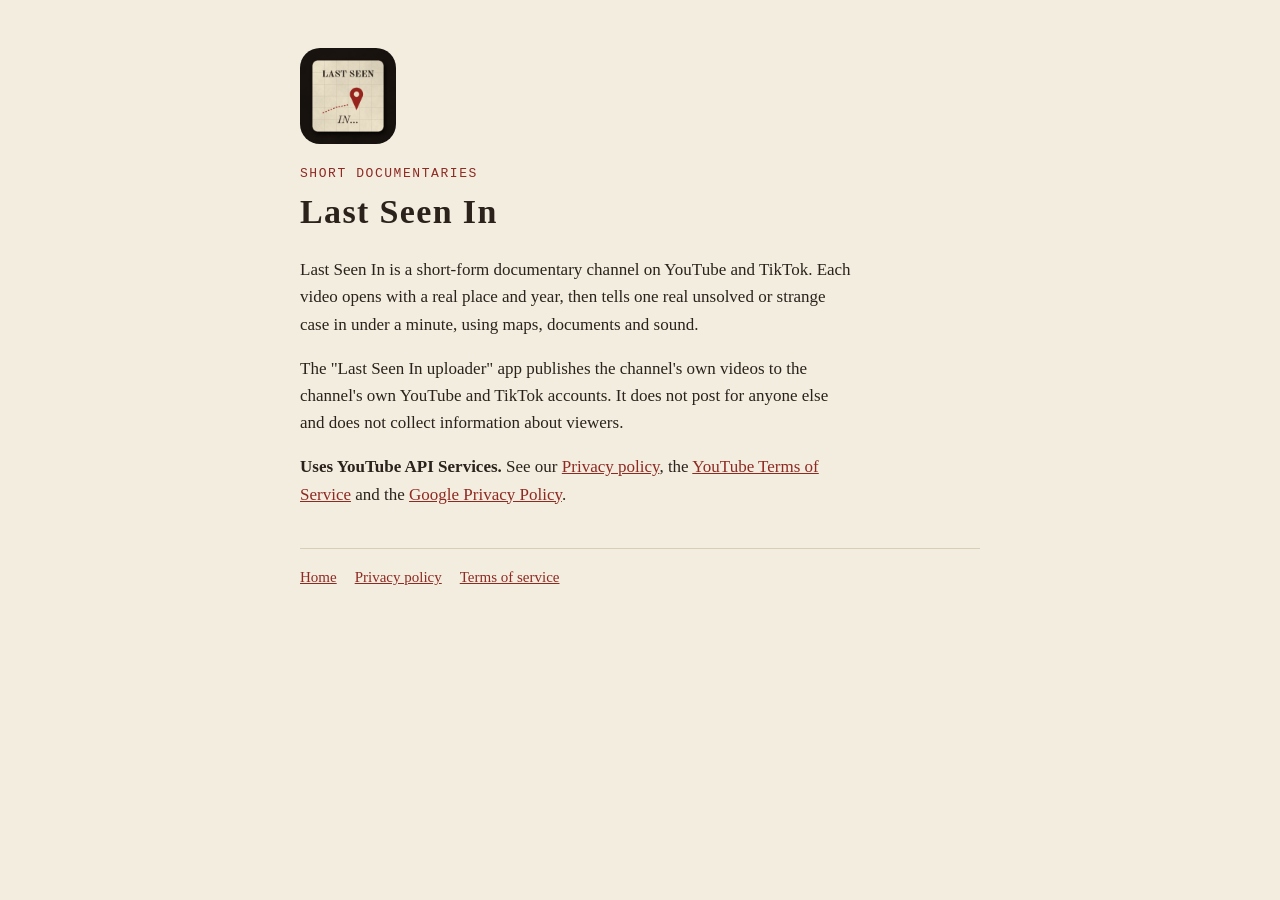
<file: index.html>
<!doctype html><html lang="en"><head><meta charset="utf-8"><meta name="viewport" content="width=device-width,initial-scale=1"><title>Last Seen In</title><link rel="stylesheet" href="style.css"><link rel="icon" href="icon.png"></head><body><main>
<img class="logo" src="icon.png" alt="">
<div class="kicker">Short documentaries</div>
<h1>Last Seen In</h1>
<p>Last Seen In is a short-form documentary channel on YouTube and TikTok. Each video opens with a real place and year, then tells one real unsolved or strange case in under a minute, using maps, documents and sound.</p>
<p>The "Last Seen In uploader" app publishes the channel's own videos to the channel's own YouTube and TikTok accounts. It does not post for anyone else and does not collect information about viewers.</p>
<p><strong>Uses YouTube API Services.</strong> See our <a href="privacy.html">Privacy policy</a>, the <a href="https://www.youtube.com/t/terms">YouTube Terms of Service</a> and the <a href="https://policies.google.com/privacy">Google Privacy Policy</a>.</p>
<nav><a href="index.html">Home</a><a href="privacy.html">Privacy policy</a><a href="terms.html">Terms of service</a></nav></main></body></html>
</file>
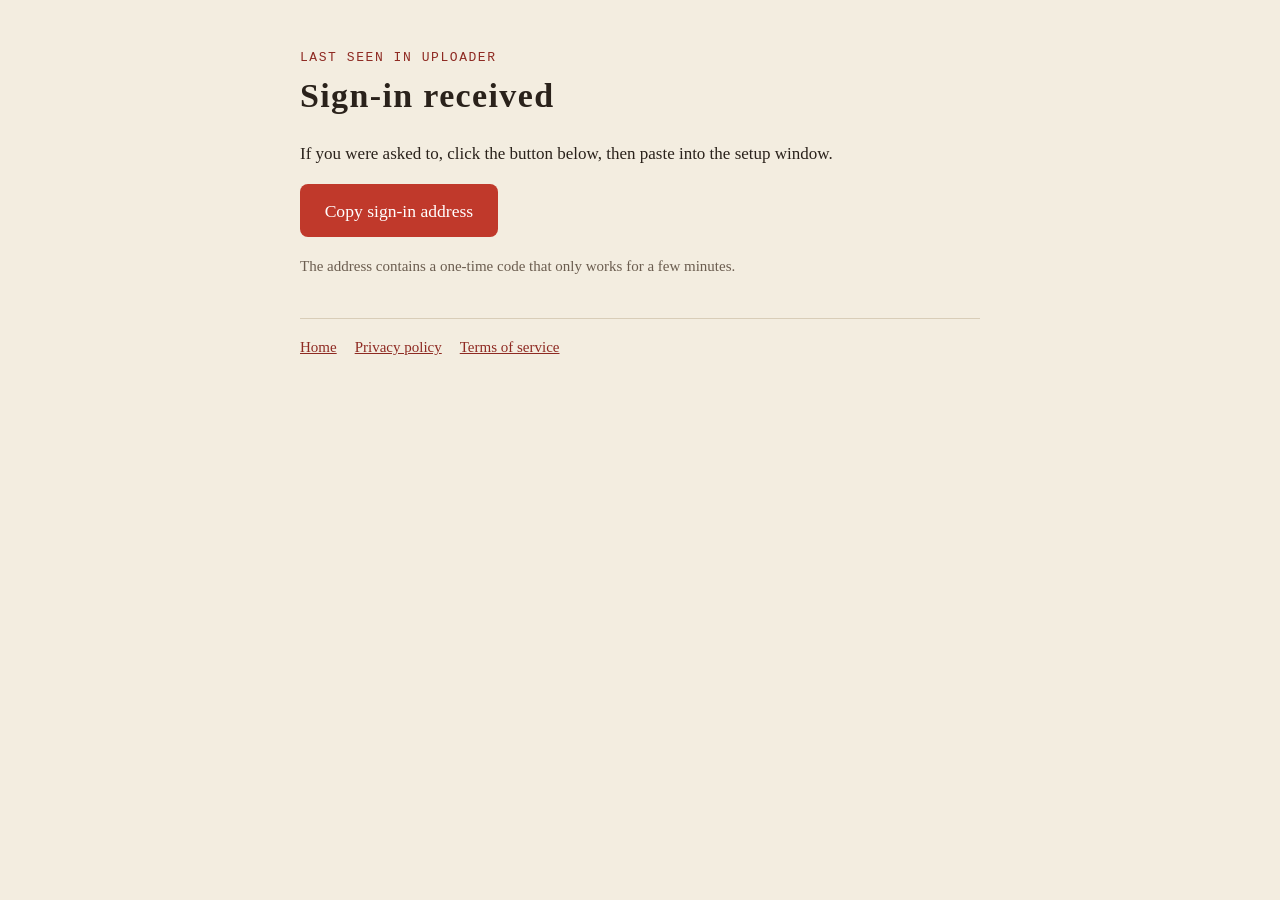
<file: callback.html>
<!doctype html><html lang="en"><head><meta charset="utf-8"><meta name="viewport" content="width=device-width,initial-scale=1"><title>Signed in · Last Seen In</title><link rel="stylesheet" href="style.css"><link rel="icon" href="icon.png"></head><body><main>
<div class="kicker">Last Seen In uploader</div>
<h1>Sign-in received</h1>
<p>If you were asked to, click the button below, then paste into the setup window.</p>
<p><button id="b" style="font:inherit;font-size:1.1rem;padding:.7em 1.4em;border-radius:8px;border:0;background:#c0392b;color:#fff;cursor:pointer">Copy sign-in address</button> <span id="ok" class="muted"></span></p>
<script>
document.getElementById('b').onclick=function(){var u=location.href,ok=document.getElementById('ok');
(navigator.clipboard?navigator.clipboard.writeText(u):Promise.reject()).then(function(){ok.textContent='Copied. Now paste it into the setup window.';},
function(){var t=document.createElement('textarea');t.value=u;document.body.appendChild(t);t.select();document.execCommand('copy');t.remove();ok.textContent='Copied. Now paste it into the setup window.';});};
</script>
<p class="muted">The address contains a one-time code that only works for a few minutes.</p>
<nav><a href="index.html">Home</a><a href="privacy.html">Privacy policy</a><a href="terms.html">Terms of service</a></nav></main></body></html>
</file>
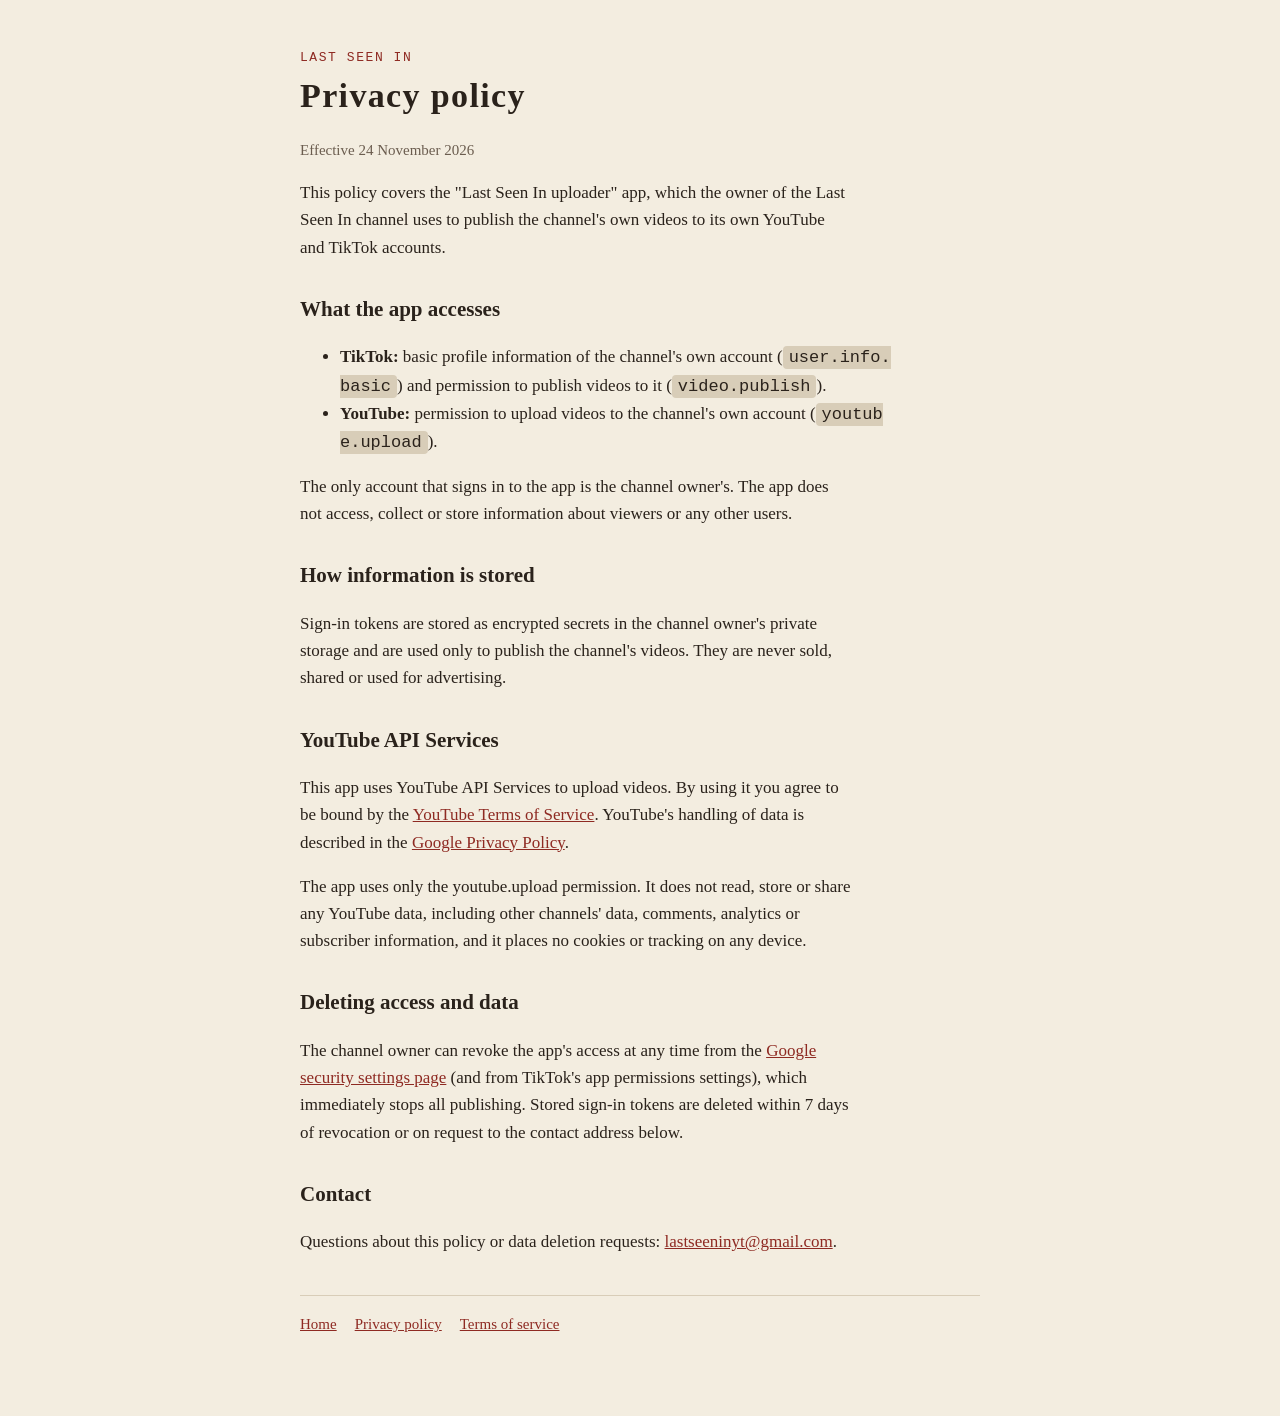
<file: privacy.html>
<!doctype html><html lang="en"><head><meta charset="utf-8"><meta name="viewport" content="width=device-width,initial-scale=1"><title>Privacy policy · Last Seen In</title><link rel="stylesheet" href="style.css"><link rel="icon" href="icon.png"></head><body><main>
<div class="kicker">Last Seen In</div>
<h1>Privacy policy</h1>
<p class="muted">Effective 24 November 2026</p>
<p>This policy covers the "Last Seen In uploader" app, which the owner of the Last Seen In channel uses to publish the channel's own videos to its own YouTube and TikTok accounts.</p>
<h2>What the app accesses</h2>
<ul>
<li><strong>TikTok:</strong> basic profile information of the channel's own account (<code>user.info.basic</code>) and permission to publish videos to it (<code>video.publish</code>).</li>
<li><strong>YouTube:</strong> permission to upload videos to the channel's own account (<code>youtube.upload</code>).</li>
</ul>
<p>The only account that signs in to the app is the channel owner's. The app does not access, collect or store information about viewers or any other users.</p>
<h2>How information is stored</h2>
<p>Sign-in tokens are stored as encrypted secrets in the channel owner's private storage and are used only to publish the channel's videos. They are never sold, shared or used for advertising.</p>
<h2>YouTube API Services</h2>
<p>This app uses YouTube API Services to upload videos. By using it you agree to be bound by the <a href="https://www.youtube.com/t/terms">YouTube Terms of Service</a>. YouTube's handling of data is described in the <a href="https://policies.google.com/privacy">Google Privacy Policy</a>.</p>
<p>The app uses only the youtube.upload permission. It does not read, store or share any YouTube data, including other channels' data, comments, analytics or subscriber information, and it places no cookies or tracking on any device.</p>
<h2>Deleting access and data</h2>
<p>The channel owner can revoke the app's access at any time from the <a href="https://security.google.com/settings/security/permissions">Google security settings page</a> (and from TikTok's app permissions settings), which immediately stops all publishing. Stored sign-in tokens are deleted within 7 days of revocation or on request to the contact address below.</p>
<h2>Contact</h2>
<p>Questions about this policy or data deletion requests: <a href="mailto:lastseeninyt@gmail.com">lastseeninyt@gmail.com</a>.</p>
<nav><a href="index.html">Home</a><a href="privacy.html">Privacy policy</a><a href="terms.html">Terms of service</a></nav></main></body></html>
</file>
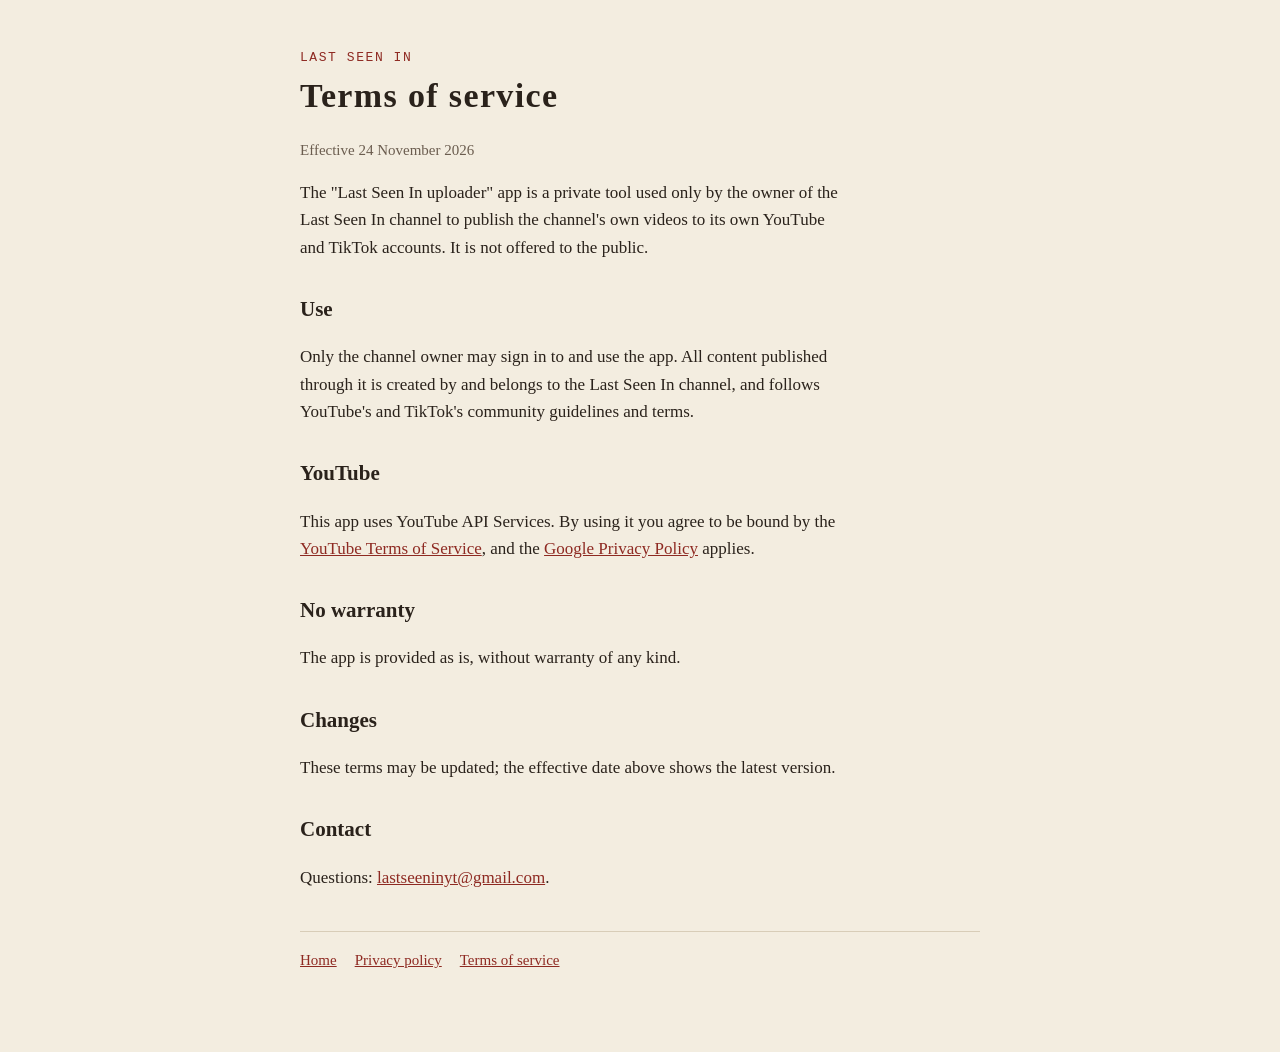
<file: terms.html>
<!doctype html><html lang="en"><head><meta charset="utf-8"><meta name="viewport" content="width=device-width,initial-scale=1"><title>Terms of service · Last Seen In</title><link rel="stylesheet" href="style.css"><link rel="icon" href="icon.png"></head><body><main>
<div class="kicker">Last Seen In</div>
<h1>Terms of service</h1>
<p class="muted">Effective 24 November 2026</p>
<p>The "Last Seen In uploader" app is a private tool used only by the owner of the Last Seen In channel to publish the channel's own videos to its own YouTube and TikTok accounts. It is not offered to the public.</p>
<h2>Use</h2>
<p>Only the channel owner may sign in to and use the app. All content published through it is created by and belongs to the Last Seen In channel, and follows YouTube's and TikTok's community guidelines and terms.</p>
<h2>YouTube</h2>
<p>This app uses YouTube API Services. By using it you agree to be bound by the <a href="https://www.youtube.com/t/terms">YouTube Terms of Service</a>, and the <a href="https://policies.google.com/privacy">Google Privacy Policy</a> applies.</p>
<h2>No warranty</h2>
<p>The app is provided as is, without warranty of any kind.</p>
<h2>Changes</h2>
<p>These terms may be updated; the effective date above shows the latest version.</p>
<h2>Contact</h2>
<p>Questions: <a href="mailto:lastseeninyt@gmail.com">lastseeninyt@gmail.com</a>.</p>
<nav><a href="index.html">Home</a><a href="privacy.html">Privacy policy</a><a href="terms.html">Terms of service</a></nav></main></body></html>
</file>
<file: style.css>
:root{--bg:#f3ede0;--ink:#2a221b;--muted:#6b5d4f;--line:#d8cdb8;--accent:#8e2a22}
@media (prefers-color-scheme:dark){:root{--bg:#17130f;--ink:#ece4d6;--muted:#a99a88;--line:#3a3128;--accent:#d0675c}}
*{box-sizing:border-box}body{margin:0;background:var(--bg);color:var(--ink);font:17px/1.6 Georgia,"Times New Roman",serif}
main{max-width:720px;margin:0 auto;padding:48px 20px 80px}
h1{font-size:34px;letter-spacing:.04em;margin:0 0 4px}h2{font-size:21px;margin:32px 0 8px}
.kicker{font-family:"Courier New",monospace;color:var(--accent);letter-spacing:.12em;font-size:13px;text-transform:uppercase}
p,li{max-width:65ch}a{color:var(--accent)}nav{margin-top:40px;padding-top:16px;border-top:1px solid var(--line);font-size:15px}
nav a{margin-right:18px}code{font-family:"Courier New",monospace;background:var(--line);padding:2px 6px;border-radius:4px;word-break:break-all}
.muted{color:var(--muted);font-size:15px}img.logo{width:96px;height:96px;border-radius:20px;display:block;margin-bottom:20px}
</file>
